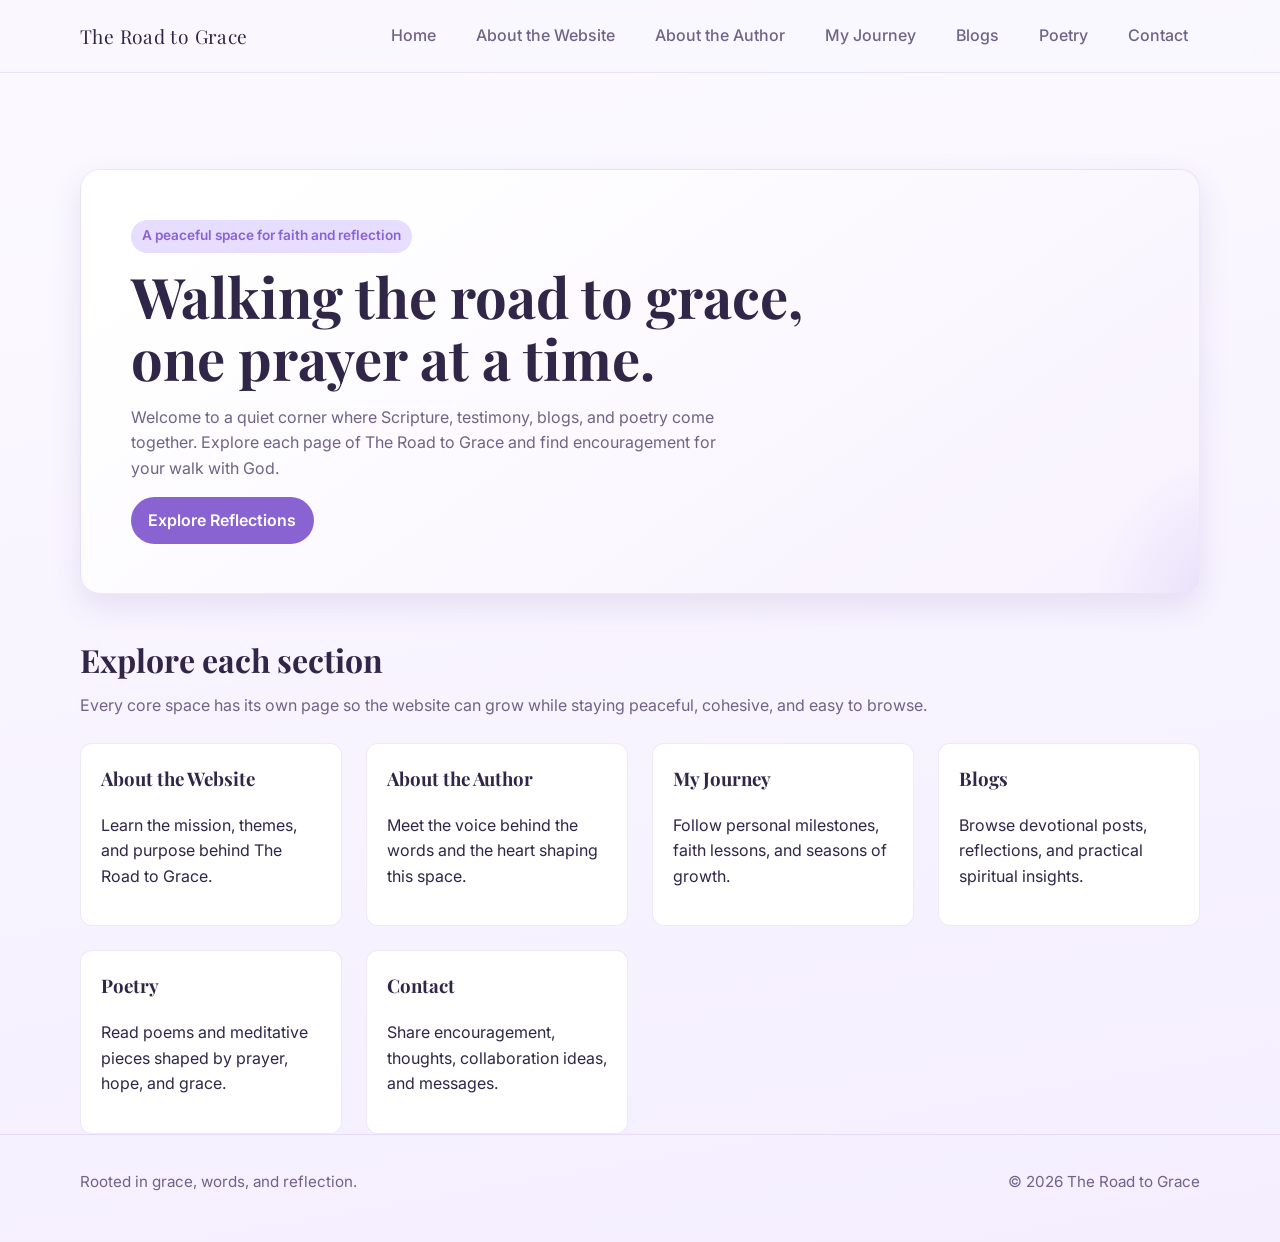
<file: index.html>
<!DOCTYPE html>
<html lang="en">
  <head>
    <meta charset="UTF-8" />
    <meta name="viewport" content="width=device-width, initial-scale=1.0" />
    <title>The Road to Grace</title>
    <meta
      name="description"
      content="A peaceful Christian home for spiritual reflections, personal journey updates, blogs, and poetry."
    />
    <link rel="preconnect" href="https://fonts.googleapis.com" />
    <link rel="preconnect" href="https://fonts.gstatic.com" crossorigin />
    <link
      href="https://fonts.googleapis.com/css2?family=Inter:wght@400;500;600&family=Playfair+Display:wght@500;700&display=swap"
      rel="stylesheet"
    />
    <link rel="stylesheet" href="assets/css/base.css" />
    <link rel="stylesheet" href="assets/css/layout.css" />
    <link rel="stylesheet" href="assets/css/components.css" />
  </head>
  <body data-base=".">
    <div class="site-shell">
      <div data-include="header"></div>

      <main>
        <section class="hero container">
          <div class="hero-card">
            <span class="badge">A peaceful space for faith and reflection</span>
            <h1 class="hero-title">Walking the road to grace, one prayer at a time.</h1>
            <p class="hero-copy">
              Welcome to a quiet corner where Scripture, testimony, blogs, and poetry
              come together. Explore each page of The Road to Grace and find
              encouragement for your walk with God.
            </p>
            <a class="button" href="pages/blog.html">Explore Reflections</a>
          </div>
        </section>

        <section class="container">
          <h2 class="section-heading">Explore each section</h2>
          <p class="section-subheading">
            Every core space has its own page so the website can grow while staying
            peaceful, cohesive, and easy to browse.
          </p>
          <div class="content-grid">
            <article class="card">
              <h3><a data-nav-link="/pages/about-website.html" href="pages/about-website.html">About the Website</a></h3>
              <p>Learn the mission, themes, and purpose behind The Road to Grace.</p>
            </article>
            <article class="card">
              <h3><a data-nav-link="/pages/about-author.html" href="pages/about-author.html">About the Author</a></h3>
              <p>Meet the voice behind the words and the heart shaping this space.</p>
            </article>
            <article class="card">
              <h3><a data-nav-link="/pages/my-journey.html" href="pages/my-journey.html">My Journey</a></h3>
              <p>Follow personal milestones, faith lessons, and seasons of growth.</p>
            </article>
            <article class="card">
              <h3><a data-nav-link="/pages/blog.html" href="pages/blog.html">Blogs</a></h3>
              <p>Browse devotional posts, reflections, and practical spiritual insights.</p>
            </article>
            <article class="card">
              <h3><a data-nav-link="/pages/poetry.html" href="pages/poetry.html">Poetry</a></h3>
              <p>Read poems and meditative pieces shaped by prayer, hope, and grace.</p>
            </article>
            <article class="card">
              <h3><a data-nav-link="/pages/contact.html" href="pages/contact.html">Contact</a></h3>
              <p>Share encouragement, thoughts, collaboration ideas, and messages.</p>
            </article>
          </div>
        </section>
      </main>

      <div data-include="footer"></div>
    </div>

    <script src="assets/js/components.js"></script>
    <script src="assets/js/main.js"></script>
  </body>
</html>
</file>
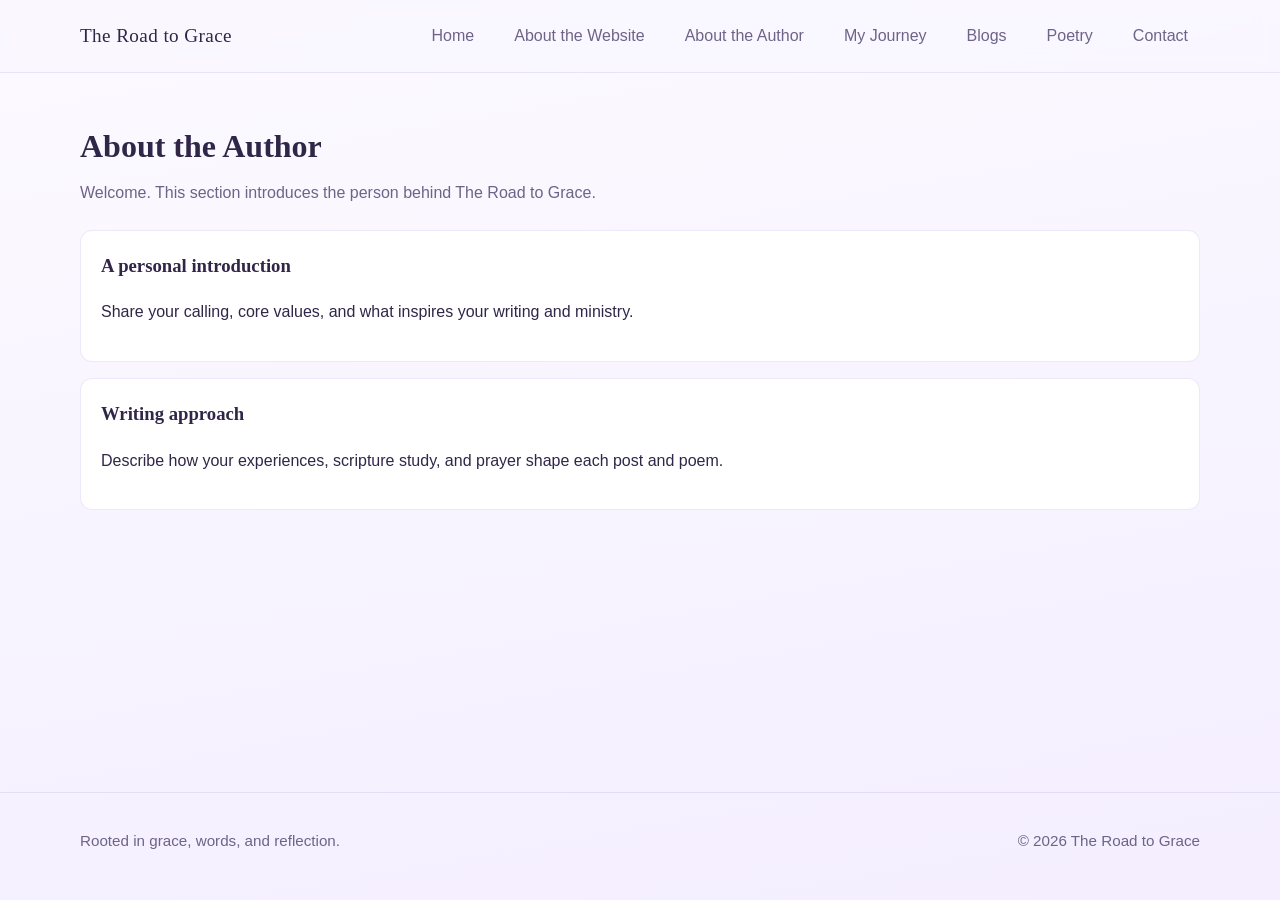
<file: pages/about-author.html>
<!DOCTYPE html>
<html lang="en">
  <head>
    <meta charset="UTF-8" />
    <meta name="viewport" content="width=device-width, initial-scale=1.0" />
    <title>About the Author | The Road to Grace</title>
    <link rel="stylesheet" href="../assets/css/base.css" />
    <link rel="stylesheet" href="../assets/css/layout.css" />
    <link rel="stylesheet" href="../assets/css/components.css" />
  </head>
  <body data-base="..">
    <div class="site-shell">
      <div data-include="header"></div>
      <main class="container page-content">
        <h1 class="section-heading">About the Author</h1>
        <p class="section-subheading">
          Welcome. This section introduces the person behind The Road to Grace.
        </p>
        <div class="card-stack">
          <article class="card">
            <h3>A personal introduction</h3>
            <p>
              Share your calling, core values, and what inspires your writing and ministry.
            </p>
          </article>
          <article class="card">
            <h3>Writing approach</h3>
            <p>
              Describe how your experiences, scripture study, and prayer shape each post and
              poem.
            </p>
          </article>
        </div>
      </main>
      <div data-include="footer"></div>
    </div>
    <script src="../assets/js/components.js"></script>
    <script src="../assets/js/main.js"></script>
  </body>
</html>
</file>
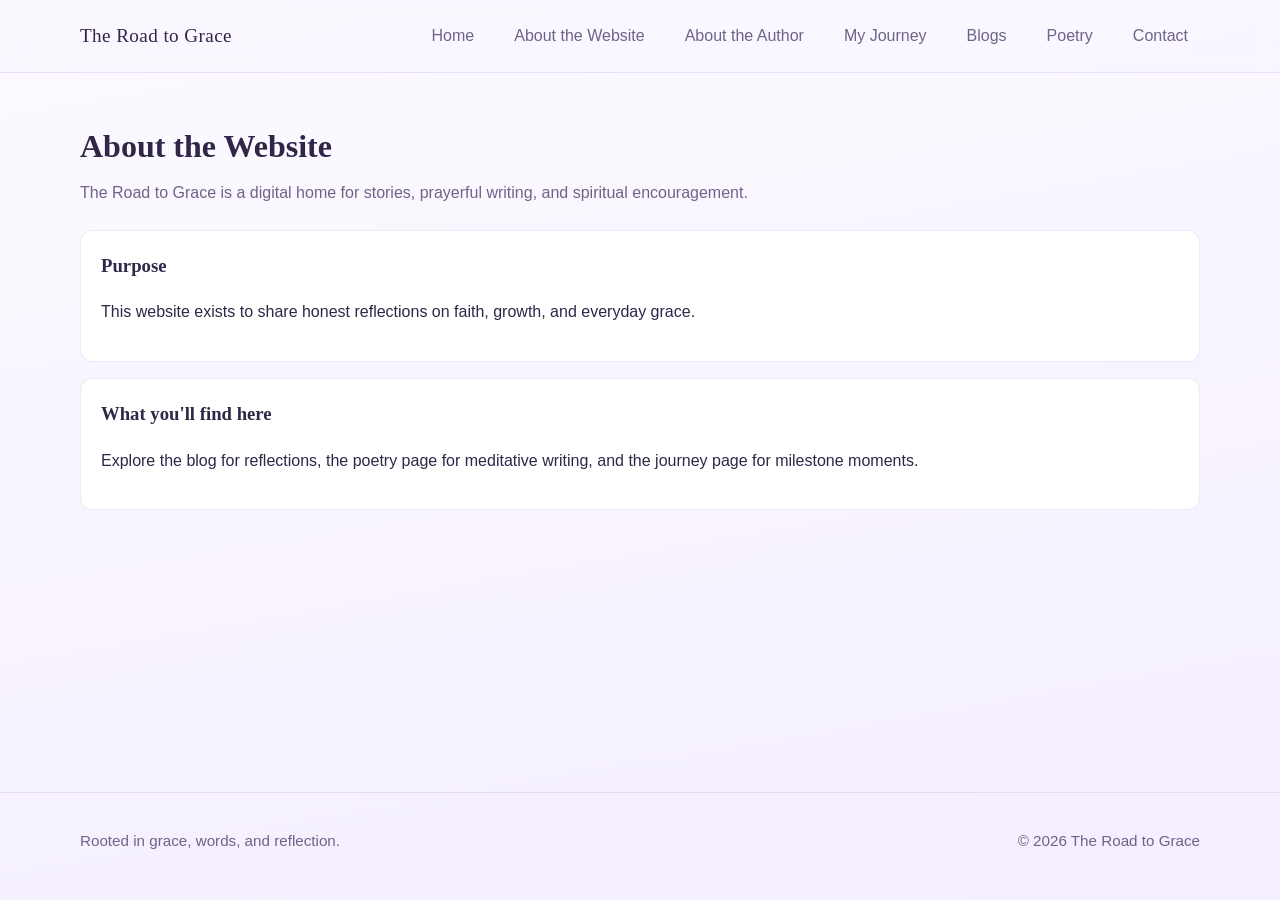
<file: pages/about-website.html>
<!DOCTYPE html>
<html lang="en">
  <head>
    <meta charset="UTF-8" />
    <meta name="viewport" content="width=device-width, initial-scale=1.0" />
    <title>About the Website | The Road to Grace</title>
    <link rel="stylesheet" href="../assets/css/base.css" />
    <link rel="stylesheet" href="../assets/css/layout.css" />
    <link rel="stylesheet" href="../assets/css/components.css" />
  </head>
  <body data-base="..">
    <div class="site-shell">
      <div data-include="header"></div>
      <main class="container page-content">
        <h1 class="section-heading">About the Website</h1>
        <p class="section-subheading">
          The Road to Grace is a digital home for stories, prayerful writing, and spiritual
          encouragement.
        </p>
        <div class="card-stack">
          <article class="card">
            <h3>Purpose</h3>
            <p>
              This website exists to share honest reflections on faith, growth, and everyday
              grace.
            </p>
          </article>
          <article class="card">
            <h3>What you'll find here</h3>
            <p>
              Explore the blog for reflections, the poetry page for meditative writing, and the
              journey page for milestone moments.
            </p>
          </article>
        </div>
      </main>
      <div data-include="footer"></div>
    </div>
    <script src="../assets/js/components.js"></script>
    <script src="../assets/js/main.js"></script>
  </body>
</html>
</file>
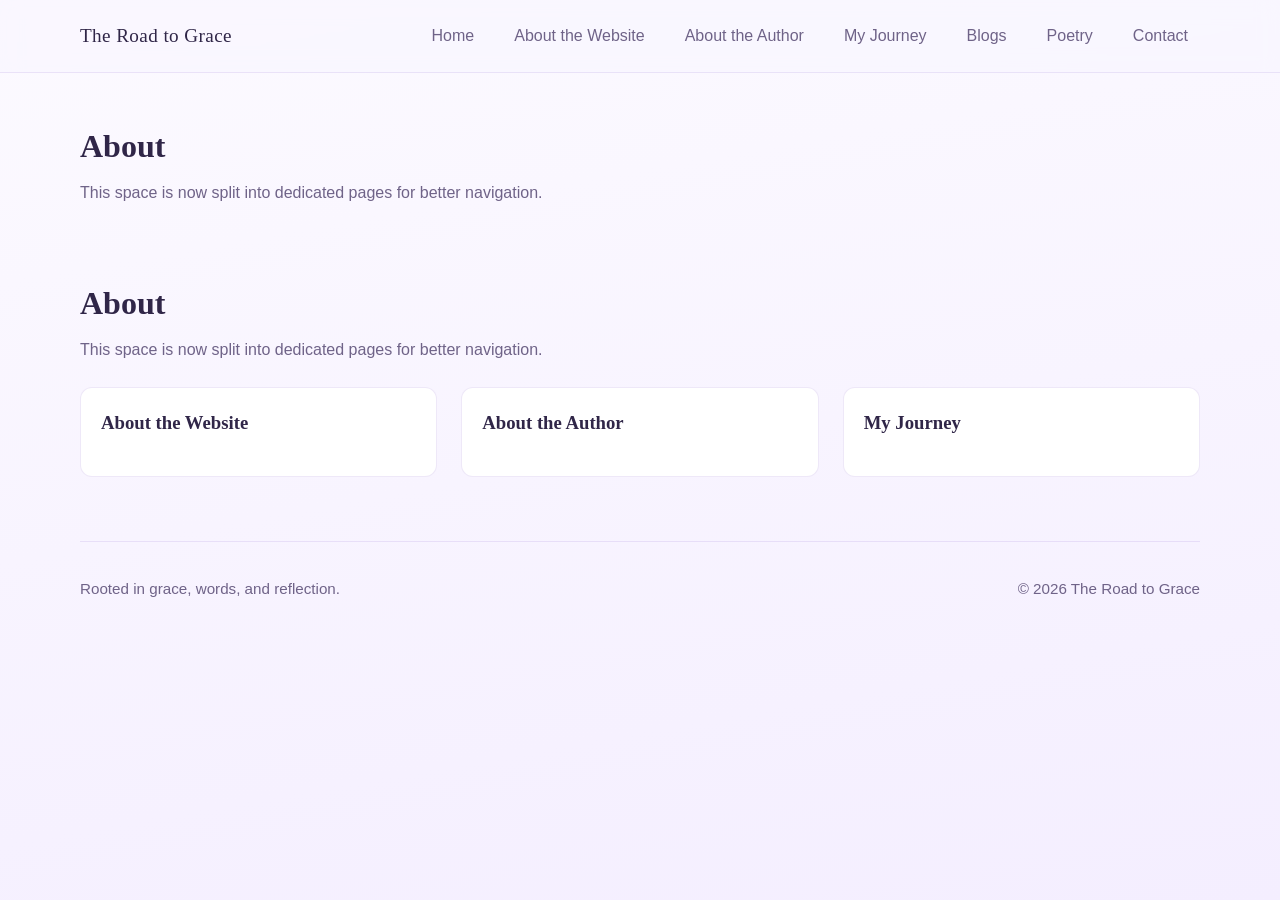
<file: pages/about.html>
<!DOCTYPE html>
<html lang="en">
  <head>
    <meta charset="UTF-8" />
    <meta name="viewport" content="width=device-width, initial-scale=1.0" />
    <title>About | The Road to Grace</title>
    <link rel="stylesheet" href="../assets/css/base.css" />
    <link rel="stylesheet" href="../assets/css/layout.css" />
    <link rel="stylesheet" href="../assets/css/components.css" />
  </head>
  <body data-base="..">
    <div class="site-shell">
      <div data-include="header"></div>
      <main class="container page-content">
        <h1 class="section-heading">About</h1>
        <p class="section-subheading">
          This space is now split into dedicated pages for better navigation.
       <main class="container page-content">
        <h1 class="section-heading">About</h1>
        <p class="section-subheading">
                 This space is now split into dedicated pages for better navigation.
        </p>
        <div class="content-grid">
          <article class="card">
            <h3><a data-nav-link="/pages/about-website.html">About the Website</a></h3>
          </article>
          <article class="card">
            <h3><a data-nav-link="/pages/about-author.html">About the Author</a></h3>
          </article>
          <article class="card">
            <h3><a data-nav-link="/pages/my-journey.html">My Journey</a></h3>
          </article>
        </div>
      </main>
      <div data-include="footer"></div>
    </div>
    <script src="../assets/js/components.js"></script>
    <script src="../assets/js/main.js"></script>
  </body>
</html>
</file>
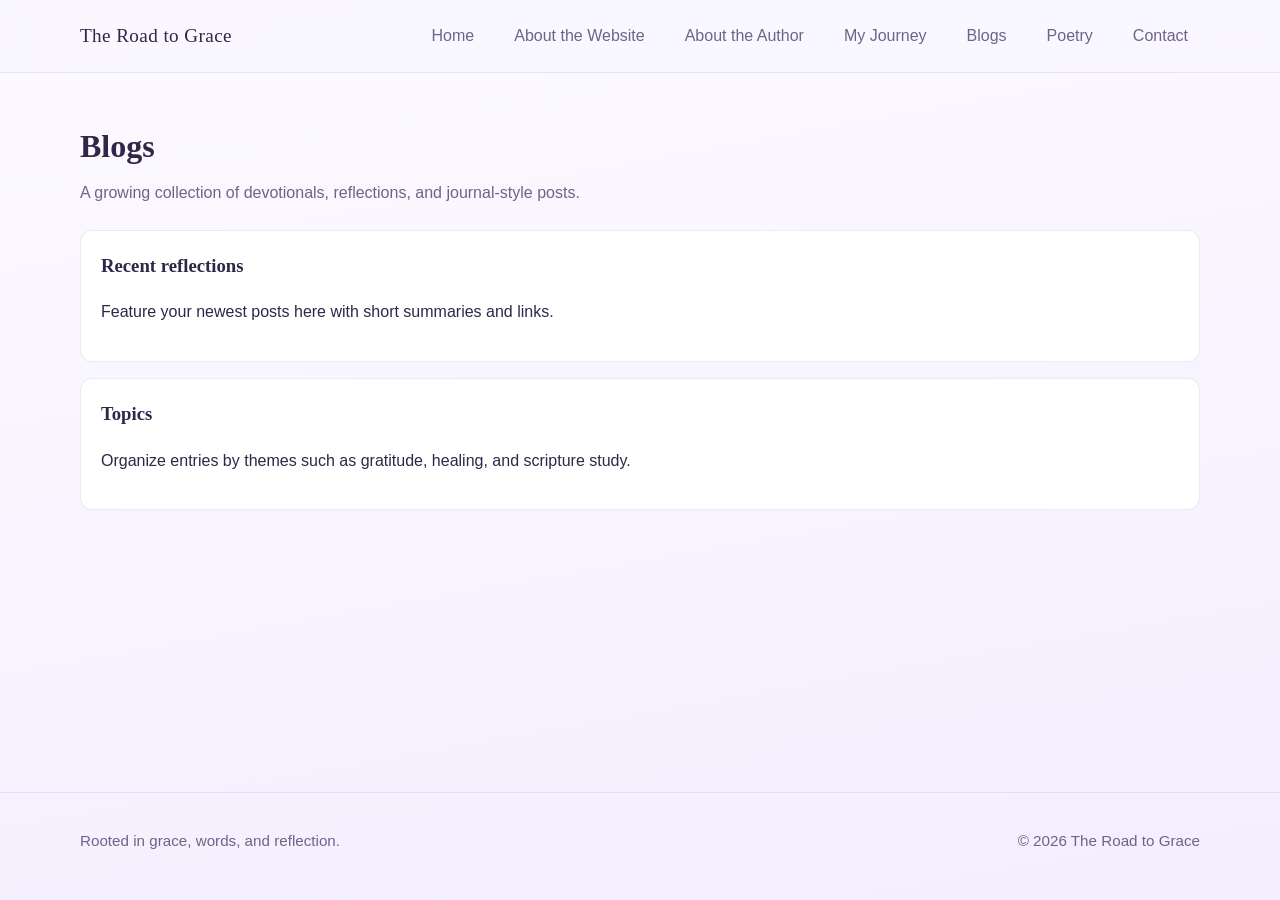
<file: pages/blog.html>
<!DOCTYPE html>
<html lang="en">
  <head>
    <meta charset="UTF-8" />
    <meta name="viewport" content="width=device-width, initial-scale=1.0" />
    <title>Blogs | The Road to Grace</title>
    <link rel="stylesheet" href="../assets/css/base.css" />
    <link rel="stylesheet" href="../assets/css/layout.css" />
    <link rel="stylesheet" href="../assets/css/components.css" />
  </head>
  <body data-base="..">
    <div class="site-shell">
      <div data-include="header"></div>
      <main class="container page-content">
        <h1 class="section-heading">Blogs</h1>
        <p class="section-subheading">
          A growing collection of devotionals, reflections, and journal-style posts.
        </p>
        <div class="card-stack">
          <article class="card">
            <h3>Recent reflections</h3>
            <p>Feature your newest posts here with short summaries and links.</p>
          </article>
          <article class="card">
            <h3>Topics</h3>
            <p>Organize entries by themes such as gratitude, healing, and scripture study.</p>
          </article>
        </div>
      </main>
      <div data-include="footer"></div>
    </div>
    <script src="../assets/js/components.js"></script>
    <script src="../assets/js/main.js"></script>
  </body>
</html>
</file>
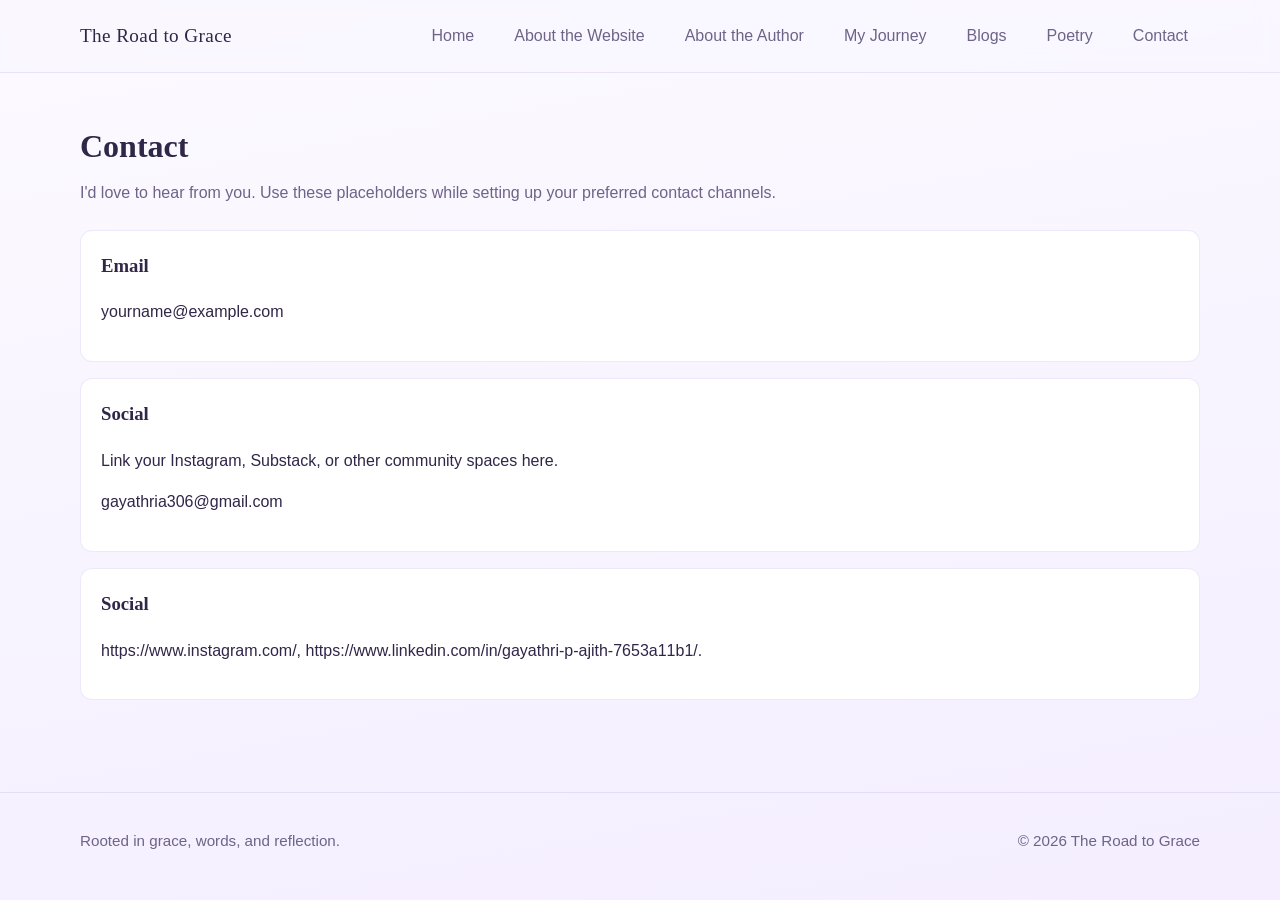
<file: pages/contact.html>
<!DOCTYPE html>
<html lang="en">
  <head>
    <meta charset="UTF-8" />
    <meta name="viewport" content="width=device-width, initial-scale=1.0" />
    <title>Contact | The Road to Grace</title>
    <link rel="stylesheet" href="../assets/css/base.css" />
    <link rel="stylesheet" href="../assets/css/layout.css" />
    <link rel="stylesheet" href="../assets/css/components.css" />
  </head>
  <body data-base="..">
    <div class="site-shell">
      <div data-include="header"></div>
      <main class="container page-content">
        <h1 class="section-heading">Contact</h1>
        <p class="section-subheading">
          I'd love to hear from you. Use these placeholders while setting up your preferred
          contact channels.
        </p>
        <div class="card-stack">
          <article class="card">
            <h3>Email</h3>
            <p>yourname@example.com</p>
          </article>
          <article class="card">
            <h3>Social</h3>
            <p>Link your Instagram, Substack, or other community spaces here.</p>
            <p>gayathria306@gmail.com</p>
          </article>
          <article class="card">
            <h3>Social</h3>
            <p>https://www.instagram.com/, https://www.linkedin.com/in/gayathri-p-ajith-7653a11b1/.</p>
          </article>
        </div>
      </main>
      <div data-include="footer"></div>
    </div>
    <script src="../assets/js/components.js"></script>
    <script src="../assets/js/main.js"></script>
  </body>
</html>
</file>
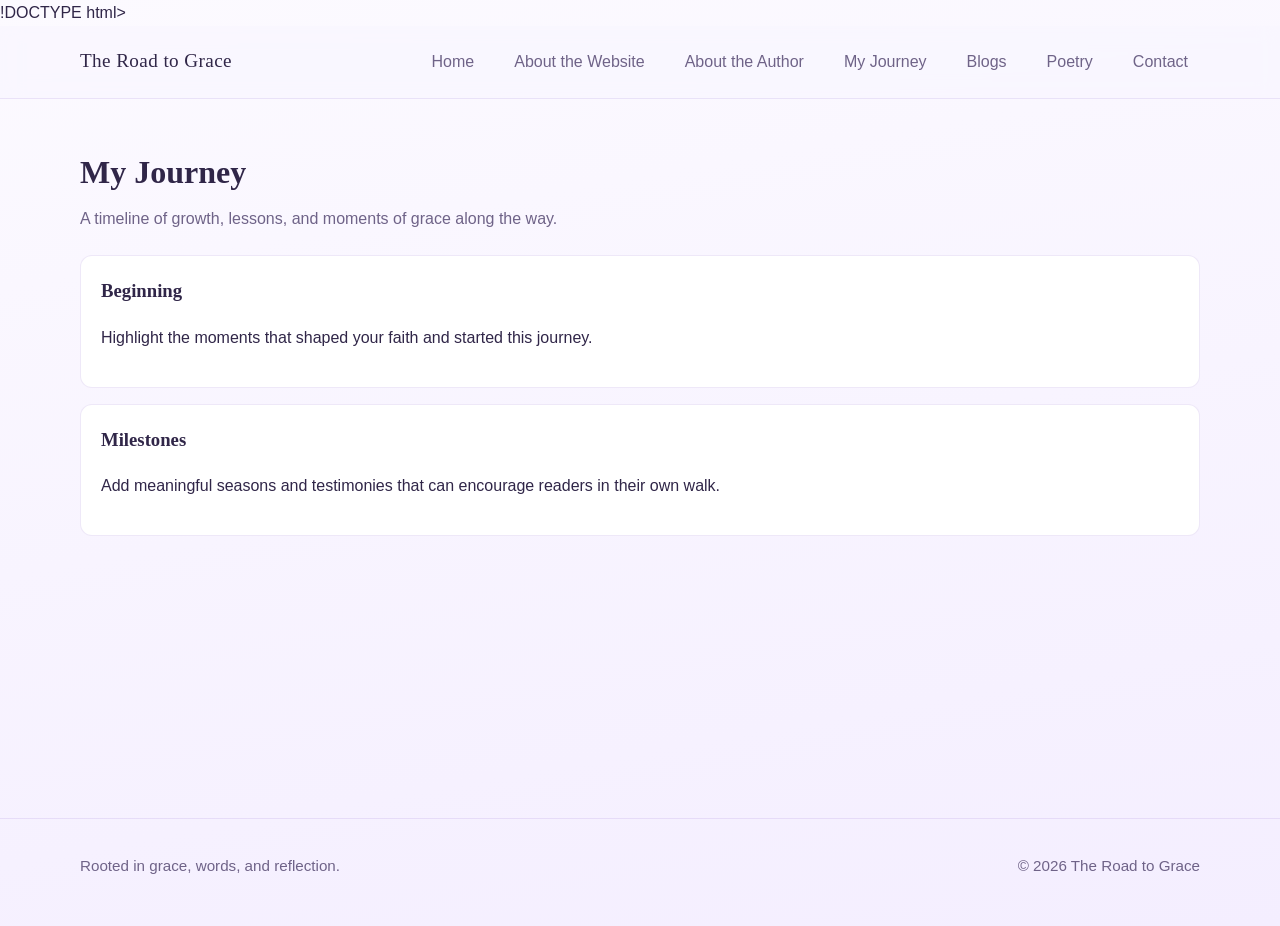
<file: pages/my journey.html>
!DOCTYPE html>
<html lang="en">
  <head>
    <meta charset="UTF-8" />
    <meta name="viewport" content="width=device-width, initial-scale=1.0" />
    <title>My Journey | The Road to Grace</title>
    <link rel="stylesheet" href="../assets/css/base.css" />
    <link rel="stylesheet" href="../assets/css/layout.css" />
    <link rel="stylesheet" href="../assets/css/components.css" />
  </head>
  <body data-base="..">
    <div class="site-shell">
      <div data-include="header"></div>
      <main class="container page-content">
        <h1 class="section-heading">My Journey</h1>
        <p class="section-subheading">
          A timeline of growth, lessons, and moments of grace along the way.
        </p>
        <div class="card-stack">
          <article class="card">
            <h3>Beginning</h3>
            <p>Highlight the moments that shaped your faith and started this journey.</p>
          </article>
          <article class="card">
            <h3>Milestones</h3>
            <p>
              Add meaningful seasons and testimonies that can encourage readers in their own
              walk.
            </p>
          </article>
        </div>
      </main>
      <div data-include="footer"></div>
    </div>
    <script src="../assets/js/components.js"></script>
    <script src="../assets/js/main.js"></script>
  </body>
</html>
</file>
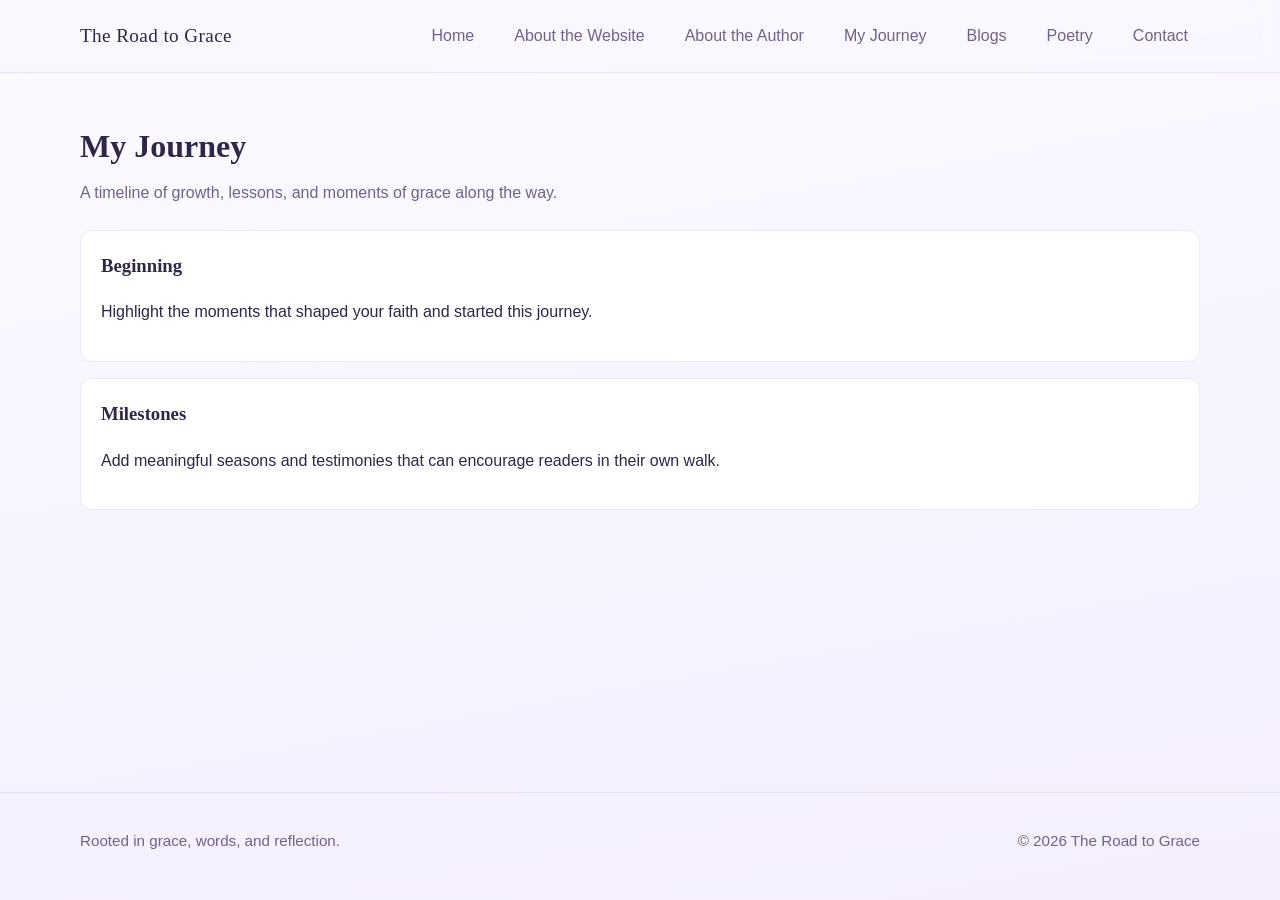
<file: pages/my-journey.html>
<!DOCTYPE html>
<html lang="en">
  <head>
    <meta charset="UTF-8" />
    <meta name="viewport" content="width=device-width, initial-scale=1.0" />
    <title>My Journey | The Road to Grace</title>
    <link rel="stylesheet" href="../assets/css/base.css" />
    <link rel="stylesheet" href="../assets/css/layout.css" />
    <link rel="stylesheet" href="../assets/css/components.css" />
  </head>
  <body data-base="..">
    <div class="site-shell">
      <div data-include="header"></div>
      <main class="container page-content">
        <h1 class="section-heading">My Journey</h1>
        <p class="section-subheading">
          A timeline of growth, lessons, and moments of grace along the way.
        </p>
        <div class="card-stack">
          <article class="card">
            <h3>Beginning</h3>
            <p>Highlight the moments that shaped your faith and started this journey.</p>
          </article>
          <article class="card">
            <h3>Milestones</h3>
            <p>
              Add meaningful seasons and testimonies that can encourage readers in their own
              walk.
            </p>
          </article>
        </div>
      </main>
      <div data-include="footer"></div>
    </div>
    <script src="../assets/js/components.js"></script>
    <script src="../assets/js/main.js"></script>
  </body>
</html>
</file>
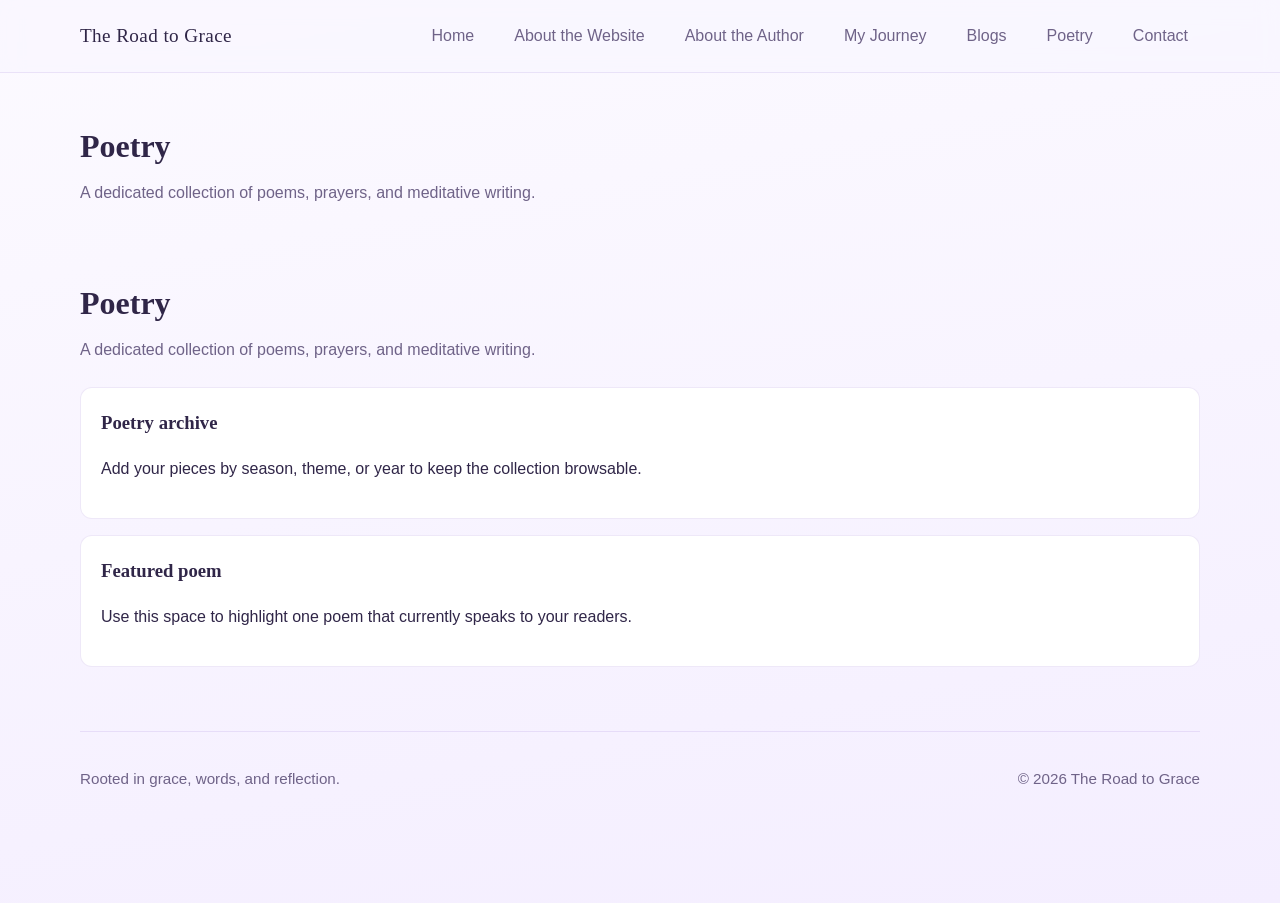
<file: pages/poetry.html>
<!DOCTYPE html>
<html lang="en">
  <head>
    <meta charset="UTF-8" />
    <meta name="viewport" content="width=device-width, initial-scale=1.0" />
    <title>Poetry | The Road to Grace</title>
    <link rel="stylesheet" href="../assets/css/base.css" />
    <link rel="stylesheet" href="../assets/css/layout.css" />
    <link rel="stylesheet" href="../assets/css/components.css" />
  </head>
  <body data-base="..">
    <div class="site-shell">
      <div data-include="header"></div>
      <main class="container page-content">
        <h1 class="section-heading">Poetry</h1>
        <p class="section-subheading">
          A dedicated collection of poems, prayers, and meditative writing.
     <main class="container page-content">
        <h1 class="section-heading">Poetry</h1>
        <p class="section-subheading">
           A dedicated collection of poems, prayers, and meditative writing.
        </p>
        <div class="card-stack">
          <article class="card">
            <h3>Poetry archive</h3>
            <p>Add your pieces by season, theme, or year to keep the collection browsable.</p>
          </article>
          <article class="card">
            <h3>Featured poem</h3>
            <p>Use this space to highlight one poem that currently speaks to your readers.</p>
          </article>
        </div>
      </main>
      <div data-include="footer"></div>
    </div>
    <script src="../assets/js/components.js"></script>
    <script src="../assets/js/main.js"></script>
  </body>
</html>
</file>
<file: assets/css/base.css>
:root {
  --color-bg: #f9f6ff;
  --color-surface: #ffffff;
  --color-primary: #8a63d2;
  --color-primary-soft: #bba2ea;
  --color-accent: #e7ddff;
  --color-text: #302648;
  --color-muted: #6f6388;
  --shadow-soft: 0 12px 30px rgba(90, 68, 148, 0.12);
  --radius-lg: 1.25rem;
  --radius-md: 0.75rem;
  --font-body: "Inter", "Segoe UI", Roboto, Helvetica, Arial, sans-serif;
  --font-display: "Playfair Display", Georgia, "Times New Roman", serif;
  --container: min(1120px, 92vw);
}

* {
  box-sizing: border-box;
}

html,
body {
  margin: 0;
  padding: 0;
}

body {
  font-family: var(--font-body);
  background: linear-gradient(170deg, #fcfaff 0%, #f4eeff 100%);
  color: var(--color-text);
  min-height: 100vh;
  line-height: 1.6;
}

a {
  color: inherit;
  text-decoration: none;
}

img {
  max-width: 100%;
  display: block;
}

main {
  display: block;
}

.container {
  width: var(--container);
  margin-inline: auto;
}

.section-heading {
  font-family: var(--font-display);
  font-size: clamp(1.5rem, 3vw, 2rem);
  margin: 0 0 0.5rem;
}

.section-subheading {
  color: var(--color-muted);
  margin: 0 0 1.5rem;
}
</file>
<file: assets/css/layout.css>
.site-shell {
  min-height: 100vh;
  display: grid;
  grid-template-rows: auto 1fr auto;
}

.site-header {
  position: sticky;
  top: 0;
  z-index: 10;
  backdrop-filter: blur(10px);
  background: rgba(249, 246, 255, 0.78);
  border-bottom: 1px solid rgba(138, 99, 210, 0.15);
}

.nav-wrap {
  display: flex;
  align-items: center;
  justify-content: space-between;
  gap: 1.5rem;
  min-height: 4.5rem;
}

.brand {
  font-family: var(--font-display);
  font-size: 1.2rem;
  letter-spacing: 0.02em;
}

.nav-links {
  display: flex;
  gap: 1rem;
  align-items: center;
}

.nav-link {
  color: var(--color-muted);
  font-weight: 500;
  padding: 0.35rem 0.75rem;
  border-radius: 999px;
  transition: all 0.2s ease;
}

.nav-link:hover,
.nav-link.is-active {
  color: var(--color-primary);
  background: var(--color-accent);
}

.hero {
  display: grid;
  gap: 1.5rem;
  padding: clamp(3rem, 8vw, 6rem) 0 2.5rem;
}

.hero-card {
  position: relative;
  overflow: hidden;
  background: linear-gradient(145deg, #ffffff 10%, #f8f3ff 90%);
  border-radius: var(--radius-lg);
  box-shadow: var(--shadow-soft);
  padding: clamp(1.8rem, 5vw, 3.1rem);
  border: 1px solid rgba(138, 99, 210, 0.14);
}

.hero-card::before {
  content: "";
  position: absolute;
  inset: auto -20% -45% auto;
  width: 340px;
  height: 340px;
  border-radius: 50%;
  background: radial-gradient(circle, rgba(187, 162, 234, 0.32), transparent 68%);
  pointer-events: none;
}

.hero-title {
  font-family: var(--font-display);
  font-size: clamp(2rem, 5vw, 3.5rem);
  line-height: 1.1;
  margin: 0.8rem 0 1rem;
  max-width: 20ch;
}

.hero-copy {
  color: var(--color-muted);
  max-width: 62ch;
}

.hero-actions {
  display: flex;
  gap: 0.8rem;
  flex-wrap: wrap;
  margin-top: 1.4rem;
}

.hero-ornament {
  display: flex;
  gap: 1.2rem;
  align-items: flex-end;
}

.intro {
  text-align: center;
  padding: 0.75rem 0 2.2rem;
  max-width: min(850px, 92vw);
}

.intro-scripture {
  font-family: var(--font-display);
  font-size: clamp(1.15rem, 2.6vw, 1.6rem);
  margin: 0 0 0.8rem;
}

.intro-copy {
  color: var(--color-muted);
  margin: 0;
}

.feature-section {
  padding-bottom: 4rem;
}

.content-grid {
  display: grid;
  gap: 1.5rem;
  grid-template-columns: repeat(auto-fit, minmax(240px, 1fr));
}

.card {
  background: var(--color-surface);
  border-radius: var(--radius-md);
  padding: 1.25rem;
  border: 1px solid rgba(138, 99, 210, 0.15);
}

.card h3 {
  margin-top: 0;
  font-family: var(--font-display);
}

.feature-card {
  transition: transform 0.25s ease, box-shadow 0.25s ease;
}

.feature-card:hover {
  transform: translateY(-4px);
  box-shadow: 0 15px 28px rgba(90, 68, 148, 0.16);
}

.feature-link {
  color: var(--color-primary);
  font-weight: 600;
}

.site-footer {
  border-top: 1px solid rgba(138, 99, 210, 0.15);
  padding: 1.25rem 0 2rem;
  color: var(--color-muted);
  font-size: 0.95rem;
}

.footer-row {
  display: flex;
  flex-wrap: wrap;
  justify-content: space-between;
  gap: 0.75rem;
}

@media (max-width: 720px) {
  .nav-wrap {
    flex-direction: column;
    align-items: flex-start;
    padding: 0.7rem 0;
  }

  .nav-links {
    flex-wrap: wrap;
  }
}

.page-content {
  padding: 3rem 0 4rem;
}

.card-stack {
  display: grid;
  gap: 1rem;
}
</file>
<file: assets/css/components.css>
.badge {
  display: inline-flex;
  align-items: center;
  gap: 0.35rem;
  padding: 0.35rem 0.7rem;
  border-radius: 999px;
  background: var(--color-accent);
  color: var(--color-primary);
  font-size: 0.85rem;
  font-weight: 600;
}

.button {
  display: inline-flex;
  align-items: center;
  justify-content: center;
  gap: 0.45rem;
  border: none;
  background: var(--color-primary);
  color: white;
  border-radius: 999px;
  padding: 0.65rem 1.1rem;
  font-weight: 600;
  transition: transform 0.15s ease, box-shadow 0.2s ease;
}

.button:hover {
  transform: translateY(-1px);
  box-shadow: 0 8px 22px rgba(138, 99, 210, 0.35);
}

.button-secondary {
  background: white;
  color: var(--color-primary);
  border: 1px solid rgba(138, 99, 210, 0.3);
}

.list-reset {
  list-style: none;
  margin: 0;
  padding: 0;
}

.bible-icon {
  position: relative;
  width: 52px;
  height: 42px;
  border-radius: 7px;
  background: linear-gradient(150deg, #f6f0ff 0%, #ddcbfb 100%);
  border: 1px solid rgba(138, 99, 210, 0.35);
  box-shadow: inset -7px 0 0 rgba(138, 99, 210, 0.12);
}

.bible-icon::before {
  content: "";
  position: absolute;
  left: 7px;
  top: 5px;
  bottom: 5px;
  width: 2px;
  background: rgba(138, 99, 210, 0.25);
}

.bible-icon span {
  position: absolute;
  left: 22px;
  top: 11px;
  width: 8px;
  height: 18px;
}

.bible-icon span::before,
.bible-icon span::after {
  content: "";
  position: absolute;
  background: var(--color-primary);
}

.bible-icon span::before {
  width: 2px;
  height: 18px;
  left: 3px;
}

.bible-icon span::after {
  width: 8px;
  height: 2px;
  top: 7px;
}

.cross-icon {
  width: 16px;
  height: 36px;
  background: linear-gradient(180deg, #b89cf0, #8a63d2);
  border-radius: 999px;
  position: relative;
  margin-bottom: -2px;
  animation: sway 3s ease-in-out infinite;
}

.cross-icon::before {
  content: "";
  position: absolute;
  top: 10px;
  left: -10px;
  width: 36px;
  height: 12px;
  border-radius: 999px;
  background: linear-gradient(180deg, #b89cf0, #8a63d2);
}

.fade-in-up {
  opacity: 0;
  transform: translateY(22px);
  transition: opacity 0.8s ease, transform 0.8s ease;
}

.fade-in-up.is-visible {
  opacity: 1;
  transform: translateY(0);
}

@keyframes sway {
  0%,
  100% {
    transform: rotate(-2deg);
  }
  50% {
    transform: rotate(2deg);
  }
}
</file>
